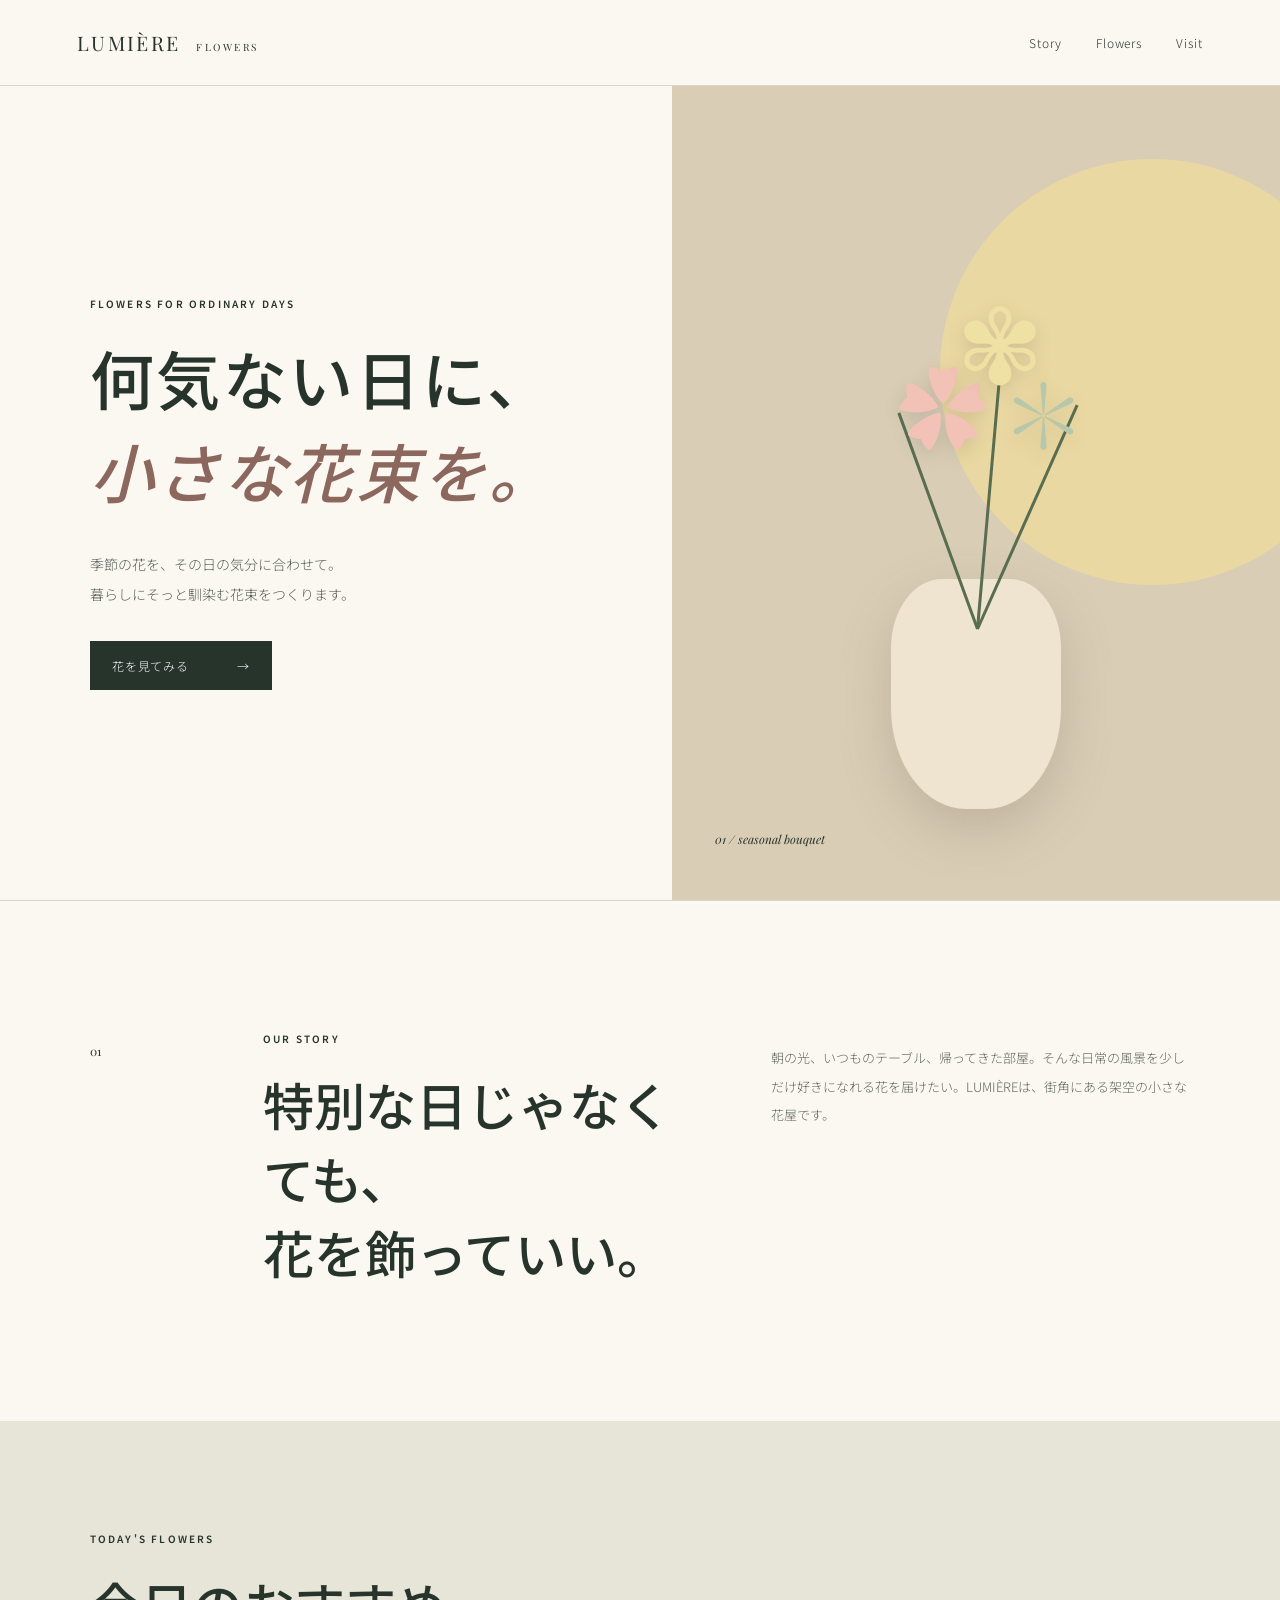
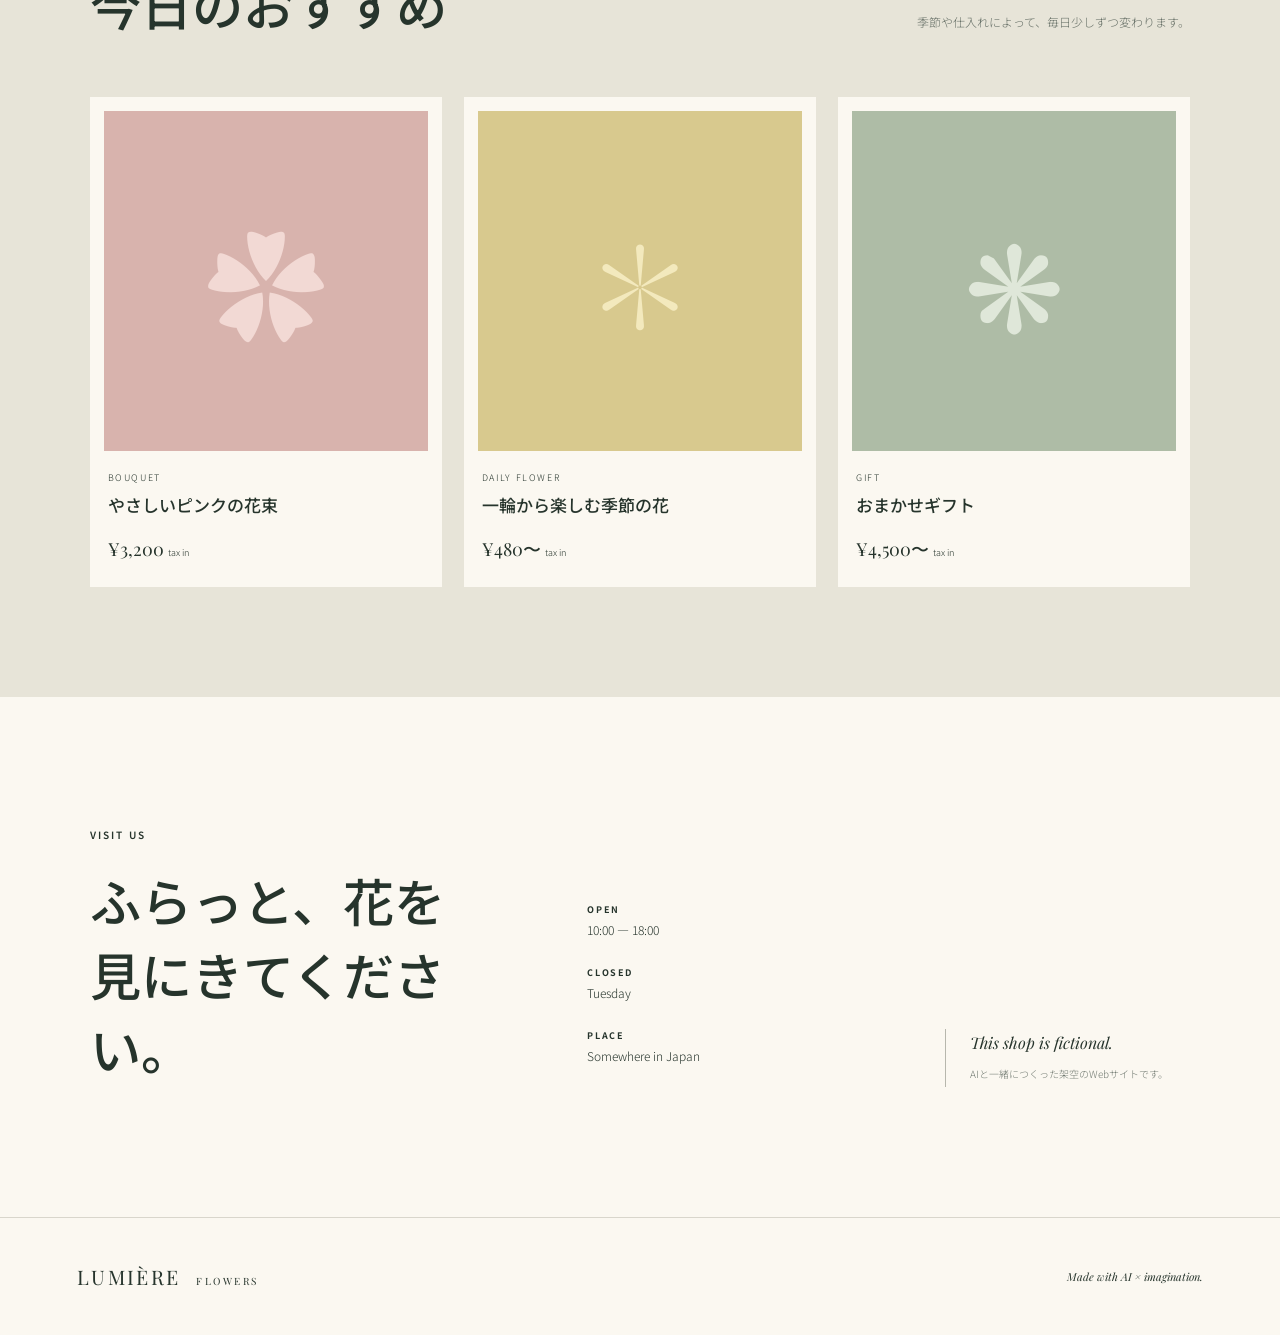
<file: index.html>
<!doctype html>
<html lang="ja">
<head>
  <meta charset="utf-8">
  <meta name="viewport" content="width=device-width,initial-scale=1">
  <meta name="description" content="AIと一緒につくった、架空の小さな花屋 LUMIÈRE FLOWERS のWebサイト。">
  <title>LUMIÈRE FLOWERS | 小さな花屋</title>
  <link rel="preconnect" href="https://fonts.googleapis.com">
  <link rel="preconnect" href="https://fonts.gstatic.com" crossorigin>
  <link href="https://fonts.googleapis.com/css2?family=Noto+Sans+JP:wght@300;400;500;600&family=Playfair+Display:ital,wght@0,500;1,500&display=swap" rel="stylesheet">
  <link rel="stylesheet" href="styles.css">
</head>
<body>
  <header class="site-header">
    <a class="brand" href="#top">LUMIÈRE <span>FLOWERS</span></a>
    <nav aria-label="メインナビゲーション">
      <a href="#story">Story</a><a href="#flowers">Flowers</a><a href="#visit">Visit</a>
    </nav>
  </header>

  <main id="top">
    <section class="hero">
      <div class="hero-copy">
        <p class="eyebrow">flowers for ordinary days</p>
        <h1>何気ない日に、<br><em>小さな花束を。</em></h1>
        <p class="lead">季節の花を、その日の気分に合わせて。<br>暮らしにそっと馴染む花束をつくります。</p>
        <a class="button" href="#flowers">花を見てみる <span>→</span></a>
      </div>
      <div class="hero-art" aria-hidden="true">
        <div class="sun"></div>
        <div class="vase"><span class="stem s1"></span><span class="stem s2"></span><span class="stem s3"></span><span class="flower f1">✿</span><span class="flower f2">✾</span><span class="flower f3">✽</span></div>
        <p>01 / seasonal bouquet</p>
      </div>
    </section>

    <section class="story" id="story">
      <p class="section-no">01</p>
      <div><p class="eyebrow">our story</p><h2>特別な日じゃなくても、<br>花を飾っていい。</h2></div>
      <p class="body-copy">朝の光、いつものテーブル、帰ってきた部屋。そんな日常の風景を少しだけ好きになれる花を届けたい。LUMIÈREは、街角にある架空の小さな花屋です。</p>
    </section>

    <section class="flowers" id="flowers">
      <div class="section-heading"><div><p class="eyebrow">today's flowers</p><h2>今日のおすすめ</h2></div><p>季節や仕入れによって、毎日少しずつ変わります。</p></div>
      <div class="cards">
        <article class="card"><div class="card-art pink">✿</div><p class="tag">BOUQUET</p><h3>やさしいピンクの花束</h3><p>¥3,200 <small>tax in</small></p></article>
        <article class="card"><div class="card-art yellow">✽</div><p class="tag">DAILY FLOWER</p><h3>一輪から楽しむ季節の花</h3><p>¥480〜 <small>tax in</small></p></article>
        <article class="card"><div class="card-art green">❋</div><p class="tag">GIFT</p><h3>おまかせギフト</h3><p>¥4,500〜 <small>tax in</small></p></article>
      </div>
    </section>

    <section class="visit" id="visit">
      <div><p class="eyebrow">visit us</p><h2>ふらっと、花を<br>見にきてください。</h2></div>
      <div class="visit-info"><p><strong>OPEN</strong><br>10:00 — 18:00</p><p><strong>CLOSED</strong><br>Tuesday</p><p><strong>PLACE</strong><br>Somewhere in Japan</p></div>
      <div class="note">This shop is fictional.<br><span>AIと一緒につくった架空のWebサイトです。</span></div>
    </section>
  </main>

  <footer><a class="brand" href="#top">LUMIÈRE <span>FLOWERS</span></a><p>Made with AI × imagination.</p></footer>
</body>
</html>
</file>
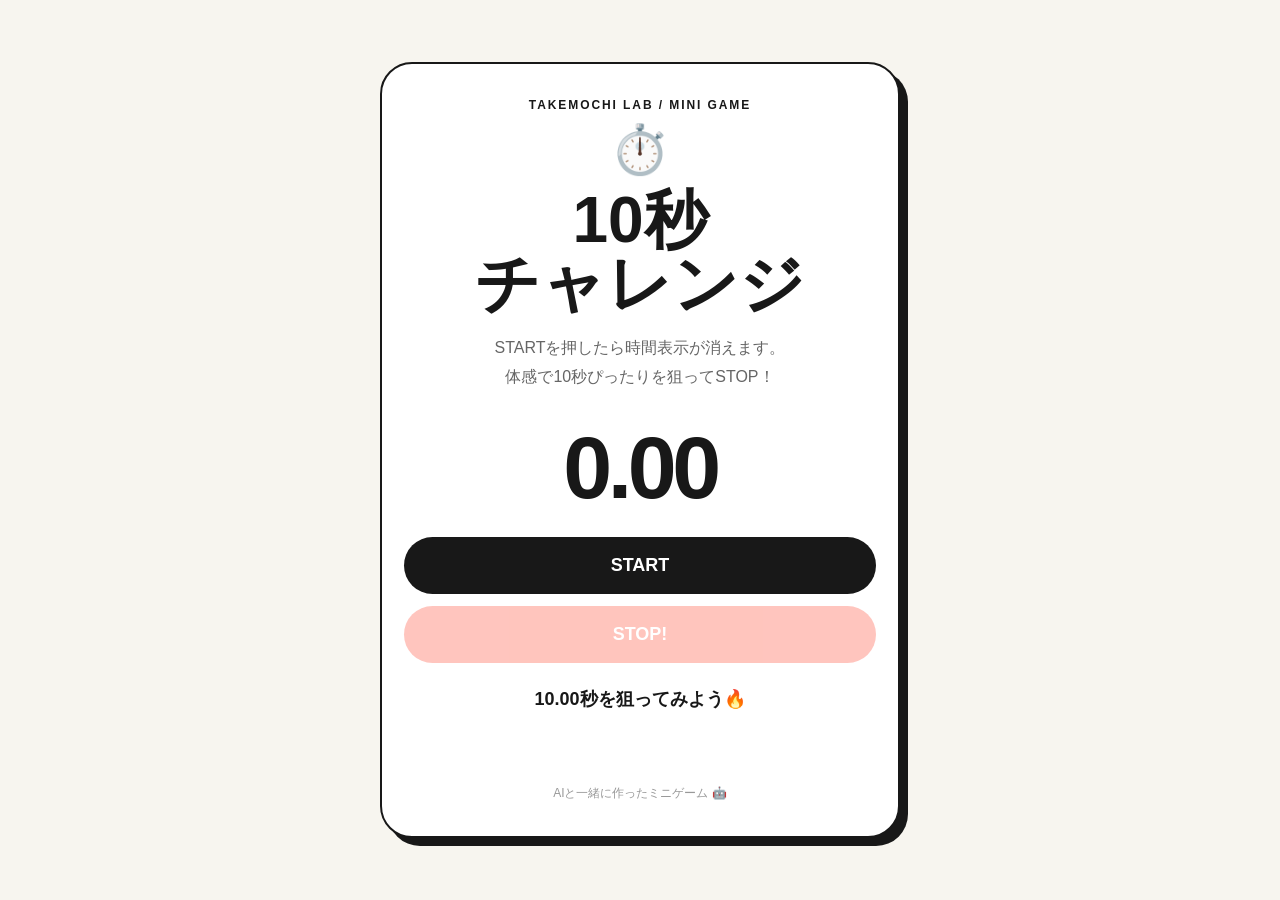
<file: 10sec/index.html>
<!doctype html>
<html lang="ja">
<head>
<meta charset="utf-8">
<meta name="viewport" content="width=device-width,initial-scale=1,viewport-fit=cover">
<title>10秒チャレンジ | TAKEMOCHI LAB</title>
<style>
*{box-sizing:border-box}body{margin:0;min-height:100svh;display:grid;place-items:center;background:#f7f5ef;color:#181818;font-family:-apple-system,BlinkMacSystemFont,"Segoe UI","Hiragino Sans","Yu Gothic",sans-serif;padding:24px}.game{width:min(520px,100%);text-align:center;background:#fff;border:2px solid #181818;border-radius:32px;padding:34px 22px;box-shadow:8px 8px 0 #181818}.tag{font-size:12px;font-weight:800;letter-spacing:.16em}.emoji{font-size:48px;margin:10px 0}h1{font-size:clamp(38px,11vw,64px);line-height:1;margin:0}.desc{line-height:1.8;color:#666;margin:18px 0 26px}.timer{font-variant-numeric:tabular-nums;font-size:clamp(52px,16vw,88px);font-weight:900;letter-spacing:-.05em;margin:18px 0}.hidden-time{color:#aaa}.buttons{display:grid;gap:12px}.btn{border:0;border-radius:999px;padding:18px 22px;font-size:18px;font-weight:900;cursor:pointer;background:#181818;color:#fff}.btn.stop{background:#ff5b45}.btn:disabled{opacity:.35}.result{min-height:82px;margin-top:22px;font-size:18px;font-weight:700;line-height:1.6}.score{font-size:30px;font-weight:900}.perfect{font-size:34px}.note{font-size:12px;color:#999;margin-top:18px}a{color:inherit}
</style>
</head>
<body>
<main class="game">
<div class="tag">TAKEMOCHI LAB / MINI GAME</div>
<div class="emoji">⏱️</div>
<h1>10秒<br>チャレンジ</h1>
<p class="desc">STARTを押したら時間表示が消えます。<br>体感で10秒ぴったりを狙ってSTOP！</p>
<div id="timer" class="timer">0.00</div>
<div class="buttons">
<button id="start" class="btn">START</button>
<button id="stop" class="btn stop" disabled>STOP!</button>
</div>
<div id="result" class="result">10.00秒を狙ってみよう🔥</div>
<div class="note">AIと一緒に作ったミニゲーム 🤖</div>
</main>
<script>
const timer=document.getElementById('timer'),startBtn=document.getElementById('start'),stopBtn=document.getElementById('stop'),result=document.getElementById('result');let startAt=0,raf=null,running=false;
function tick(){if(!running)return;const t=(performance.now()-startAt)/1000;timer.textContent=t.toFixed(2);raf=requestAnimationFrame(tick)}
startBtn.onclick=()=>{running=true;startAt=performance.now();result.textContent='時間は見えないよ…感覚だけで勝負！';timer.textContent='0.00';timer.classList.add('hidden-time');timer.style.visibility='hidden';startBtn.disabled=true;stopBtn.disabled=false;raf=requestAnimationFrame(tick)};
stopBtn.onclick=()=>{if(!running)return;running=false;cancelAnimationFrame(raf);const t=(performance.now()-startAt)/1000,d=Math.abs(t-10);timer.style.visibility='visible';timer.classList.remove('hidden-time');timer.textContent=t.toFixed(2);let msg='';if(d<.01)msg='<span class="perfect">🎯 PERFECT!!</span><br>10秒ジャスト！';else if(d<.1)msg='🔥 惜しい！ほぼ10秒！';else if(d<.3)msg='👏 かなりいい感覚！';else if(d<1)msg='😆 あとちょっと！';else msg='😂 もう一回いこう！';result.innerHTML='<span class="score">'+t.toFixed(2)+'秒</span><br>'+msg+'<br><small>誤差 '+d.toFixed(2)+'秒</small>';startBtn.textContent='もう一回';startBtn.disabled=false;stopBtn.disabled=true};
</script>
</body>
</html>
</file>
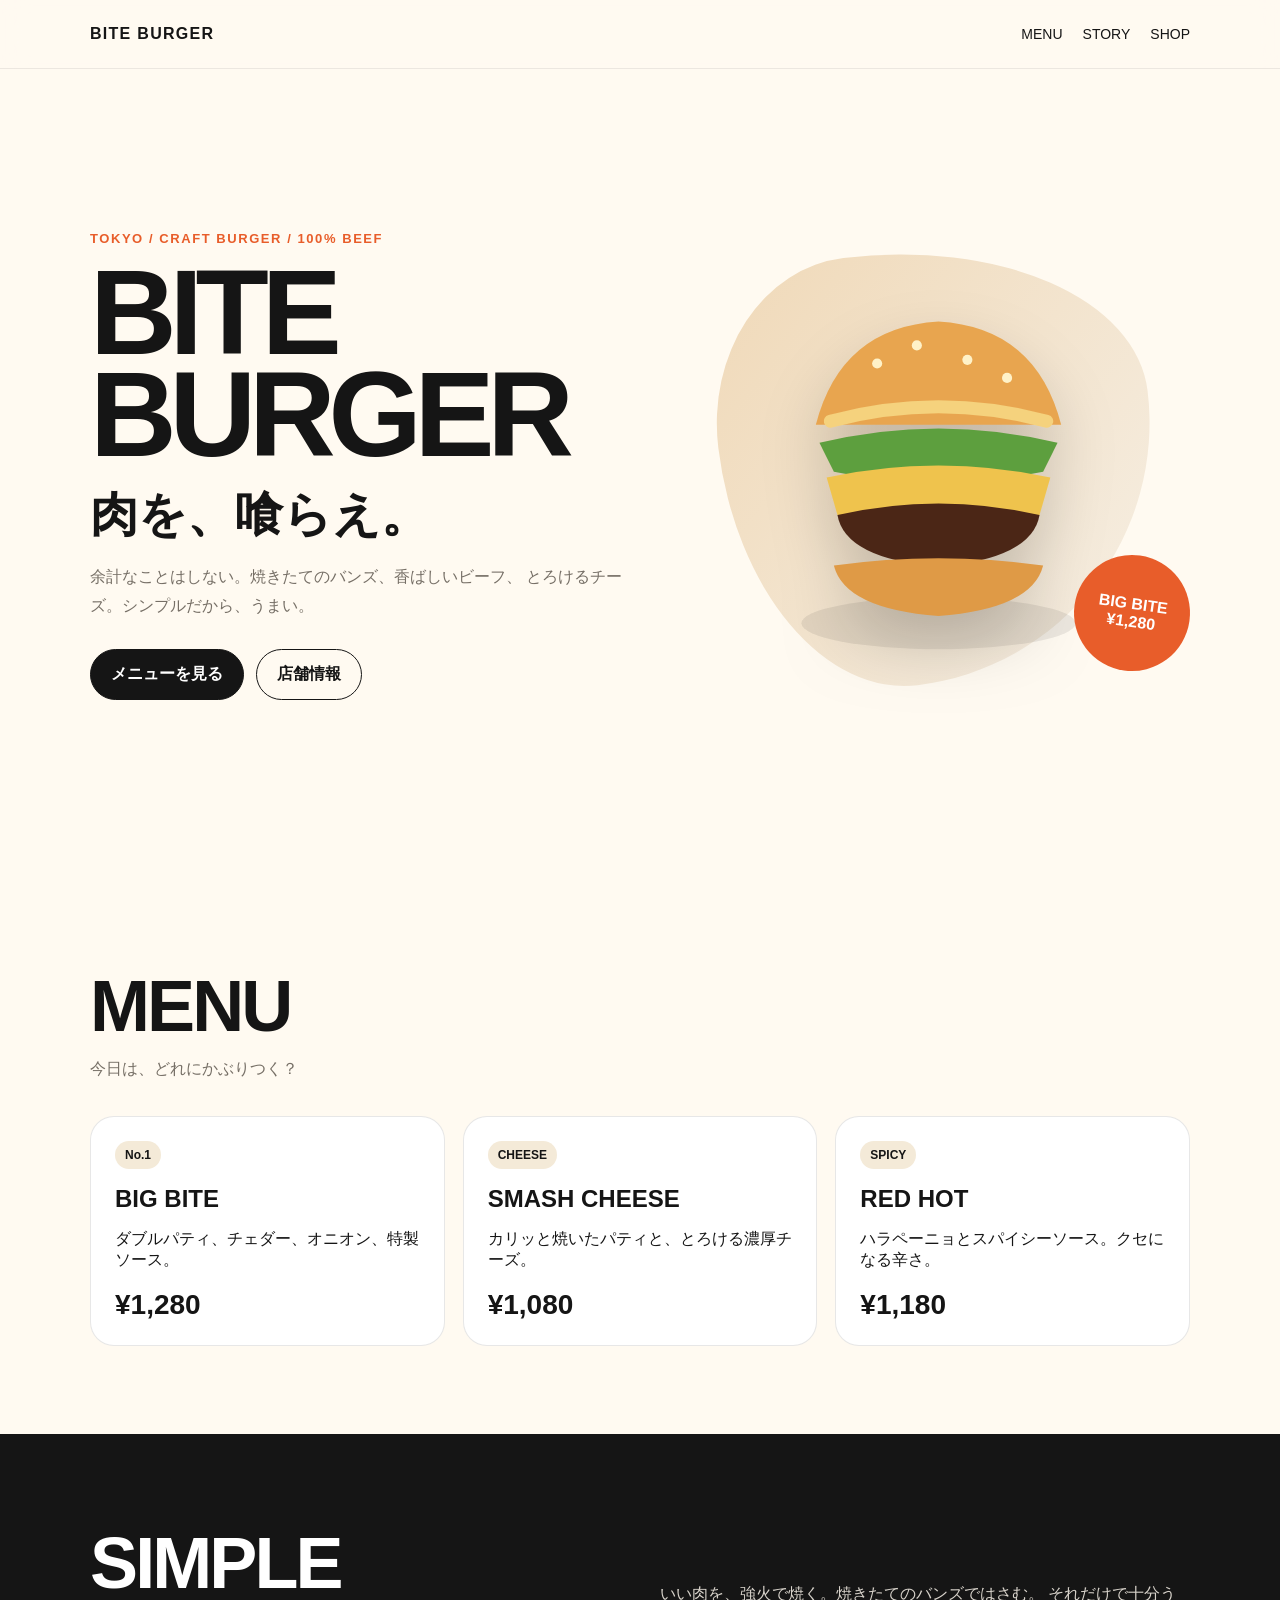
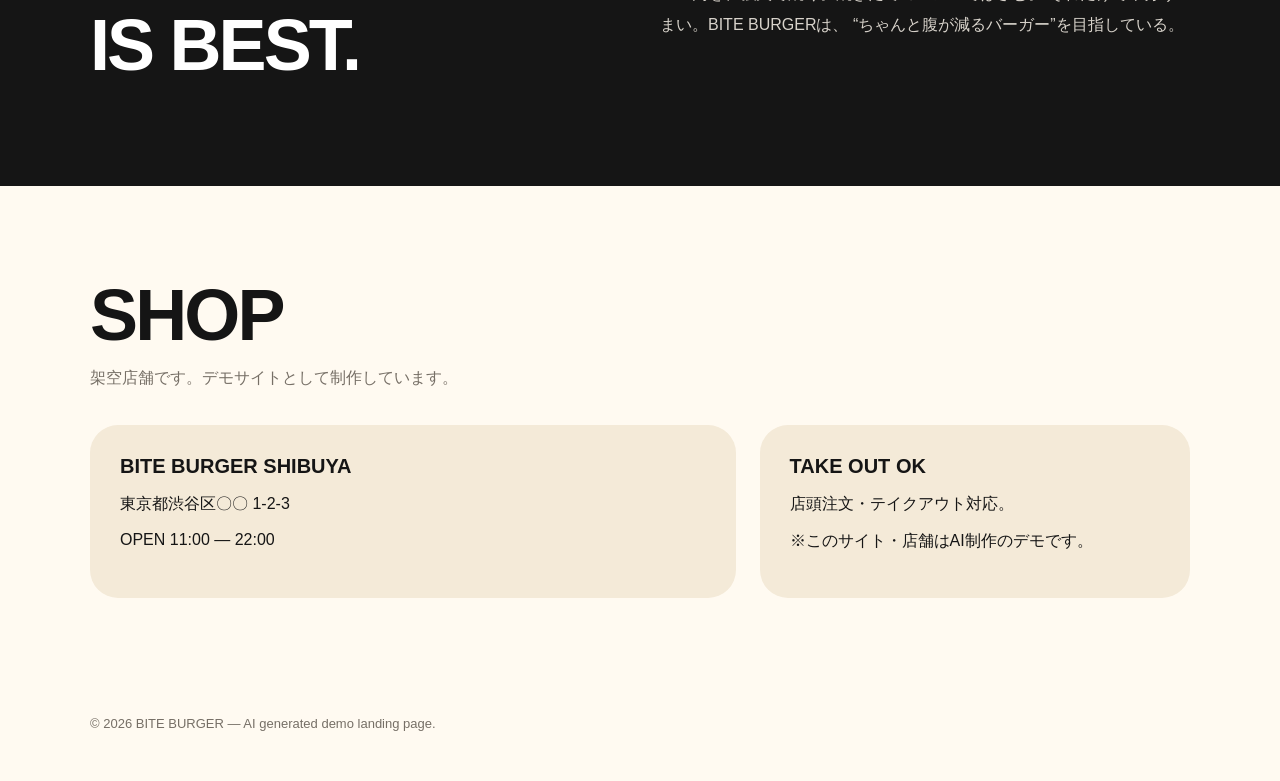
<file: burger/index.html>
<!doctype html>
<html lang="ja">
<head>
<meta charset="utf-8">
<meta name="viewport" content="width=device-width, initial-scale=1">
<title>BITE BURGER</title>
<style>
:root{
  --ink:#151515;
  --cream:#f4ead8;
  --paper:#fffaf1;
  --accent:#e85d2a;
  --muted:#766f66;
}
*{box-sizing:border-box}
html{scroll-behavior:smooth}
body{
  margin:0;
  font-family:-apple-system,BlinkMacSystemFont,"Segoe UI","Hiragino Sans","Yu Gothic",sans-serif;
  background:var(--paper);
  color:var(--ink);
}
a{color:inherit;text-decoration:none}
.wrap{width:min(1100px,92vw);margin:auto}
nav{
  position:sticky;top:0;z-index:10;
  backdrop-filter:blur(14px);
  background:rgba(255,250,241,.86);
  border-bottom:1px solid rgba(21,21,21,.08);
}
.nav-inner{
  height:68px;display:flex;align-items:center;justify-content:space-between
}
.logo{font-weight:900;letter-spacing:.08em}
.nav-links{display:flex;gap:20px;font-size:14px}
.hero{
  min-height:88vh;
  display:grid;place-items:center;
  overflow:hidden;
}
.hero-grid{
  display:grid;
  grid-template-columns:1.05fr .95fr;
  gap:40px;
  align-items:center;
  padding:56px 0 72px;
}
.kicker{
  display:inline-flex;
  gap:8px;
  align-items:center;
  font-size:13px;
  font-weight:700;
  letter-spacing:.12em;
  text-transform:uppercase;
  color:var(--accent);
}
h1{
  margin:14px 0 18px;
  font-size:clamp(56px,10vw,120px);
  line-height:.85;
  letter-spacing:-.06em;
}
.jp-copy{
  font-size:clamp(28px,4vw,48px);
  font-weight:900;
  margin:8px 0 16px;
}
.lead{
  color:var(--muted);
  font-size:16px;
  line-height:1.8;
  max-width:560px;
}
.cta-row{display:flex;gap:12px;margin-top:28px;flex-wrap:wrap}
.btn{
  padding:14px 20px;border-radius:999px;font-weight:800;
  border:1px solid var(--ink);display:inline-block
}
.btn.primary{background:var(--ink);color:white}
.visual{
  position:relative;
  aspect-ratio:1/1;
  display:grid;place-items:center;
}
.blob{
  position:absolute;inset:7%;
  border-radius:34% 66% 61% 39% / 40% 39% 61% 60%;
  background:linear-gradient(135deg,#f0d9b8,#f6efe4);
  transform:rotate(-7deg);
}
.burger-svg{
  position:relative;
  width:86%;
  filter:drop-shadow(0 28px 30px rgba(0,0,0,.18));
}
.badge{
  position:absolute;right:0;bottom:9%;
  background:var(--accent);color:white;
  width:116px;height:116px;border-radius:50%;
  display:grid;place-items:center;text-align:center;
  font-weight:900;transform:rotate(8deg)
}
section{padding:88px 0}
.section-title{
  font-size:clamp(36px,6vw,72px);
  margin:0 0 12px;
  letter-spacing:-.04em;
}
.section-sub{color:var(--muted);margin-bottom:36px}
.menu{
  display:grid;grid-template-columns:repeat(3,1fr);gap:18px
}
.card{
  border:1px solid rgba(21,21,21,.1);
  border-radius:24px;
  padding:24px;
  background:#fff;
}
.card h3{font-size:24px;margin:0 0 8px}
.price{font-size:28px;font-weight:900;margin-top:18px}
.pill{
  display:inline-block;background:var(--cream);padding:7px 10px;border-radius:999px;
  font-size:12px;font-weight:800;margin-bottom:16px
}
.story{
  background:var(--ink);color:white;
}
.story-grid{
  display:grid;grid-template-columns:1fr 1fr;gap:40px;align-items:center
}
.story p{color:#d8d3cb;line-height:1.9}
.info{
  display:grid;grid-template-columns:1.2fr .8fr;gap:24px
}
.info-card{background:var(--cream);border-radius:28px;padding:30px}
.info-card strong{font-size:20px}
footer{padding:30px 0 50px;color:var(--muted);font-size:13px}
@media(max-width:800px){
  .nav-links{display:none}
  .hero-grid,.story-grid,.info{grid-template-columns:1fr}
  .hero-grid{padding-top:32px}
  .visual{order:-1}
  .menu{grid-template-columns:1fr}
  section{padding:64px 0}
  .badge{width:96px;height:96px;font-size:13px}
}
</style>
</head>
<body>
<nav>
  <div class="wrap nav-inner">
    <div class="logo">BITE BURGER</div>
    <div class="nav-links">
      <a href="#menu">MENU</a>
      <a href="#story">STORY</a>
      <a href="#shop">SHOP</a>
    </div>
  </div>
</nav>

<main>
<section class="hero">
  <div class="wrap hero-grid">
    <div>
      <div class="kicker">TOKYO / CRAFT BURGER / 100% BEEF</div>
      <h1>BITE<br>BURGER</h1>
      <div class="jp-copy">肉を、喰らえ。</div>
      <p class="lead">
        余計なことはしない。焼きたてのバンズ、香ばしいビーフ、
        とろけるチーズ。シンプルだから、うまい。
      </p>
      <div class="cta-row">
        <a class="btn primary" href="#menu">メニューを見る</a>
        <a class="btn" href="#shop">店舗情報</a>
      </div>
    </div>

    <div class="visual">
      <div class="blob"></div>
      <svg class="burger-svg" viewBox="0 0 600 600" aria-label="burger illustration">
        <ellipse cx="300" cy="520" rx="190" ry="36" fill="#000" opacity=".08"/>
        <path d="M130 245 Q165 110 300 102 Q435 110 470 245Z" fill="#e8a54f"/>
        <path d="M150 240 Q300 200 450 240" stroke="#f5d27d" stroke-width="18" fill="none" stroke-linecap="round"/>
        <circle cx="215" cy="160" r="7" fill="#fff2c8"/>
        <circle cx="270" cy="135" r="7" fill="#fff2c8"/>
        <circle cx="340" cy="155" r="7" fill="#fff2c8"/>
        <circle cx="395" cy="180" r="7" fill="#fff2c8"/>
        <path d="M135 270 Q300 230 465 270 L445 310 Q300 340 155 310Z" fill="#5d9f3e"/>
        <path d="M145 318 Q300 285 455 318 L440 370 Q300 392 160 370Z" fill="#efc34d"/>
        <path d="M160 370 Q300 338 440 370 Q430 430 300 442 Q170 430 160 370Z" fill="#4b2616"/>
        <path d="M155 440 Q300 420 445 440 Q430 500 300 510 Q170 500 155 440Z" fill="#df9a46"/>
      </svg>
      <div class="badge">BIG BITE<br>¥1,280</div>
    </div>
  </div>
</section>

<section id="menu">
  <div class="wrap">
    <h2 class="section-title">MENU</h2>
    <div class="section-sub">今日は、どれにかぶりつく？</div>
    <div class="menu">
      <article class="card">
        <span class="pill">No.1</span>
        <h3>BIG BITE</h3>
        <p>ダブルパティ、チェダー、オニオン、特製ソース。</p>
        <div class="price">¥1,280</div>
      </article>
      <article class="card">
        <span class="pill">CHEESE</span>
        <h3>SMASH CHEESE</h3>
        <p>カリッと焼いたパティと、とろける濃厚チーズ。</p>
        <div class="price">¥1,080</div>
      </article>
      <article class="card">
        <span class="pill">SPICY</span>
        <h3>RED HOT</h3>
        <p>ハラペーニョとスパイシーソース。クセになる辛さ。</p>
        <div class="price">¥1,180</div>
      </article>
    </div>
  </div>
</section>

<section id="story" class="story">
  <div class="wrap story-grid">
    <div>
      <h2 class="section-title">SIMPLE<br>IS BEST.</h2>
    </div>
    <div>
      <p>
        いい肉を、強火で焼く。焼きたてのバンズではさむ。
        それだけで十分うまい。BITE BURGERは、
        “ちゃんと腹が減るバーガー”を目指している。
      </p>
    </div>
  </div>
</section>

<section id="shop">
  <div class="wrap">
    <h2 class="section-title">SHOP</h2>
    <div class="section-sub">架空店舗です。デモサイトとして制作しています。</div>
    <div class="info">
      <div class="info-card">
        <strong>BITE BURGER SHIBUYA</strong>
        <p>東京都渋谷区〇〇 1-2-3</p>
        <p>OPEN 11:00 — 22:00</p>
      </div>
      <div class="info-card">
        <strong>TAKE OUT OK</strong>
        <p>店頭注文・テイクアウト対応。</p>
        <p>※このサイト・店舗はAI制作のデモです。</p>
      </div>
    </div>
  </div>
</section>
</main>

<footer>
  <div class="wrap">© 2026 BITE BURGER — AI generated demo landing page.</div>
</footer>
</body>
</html>
</file>
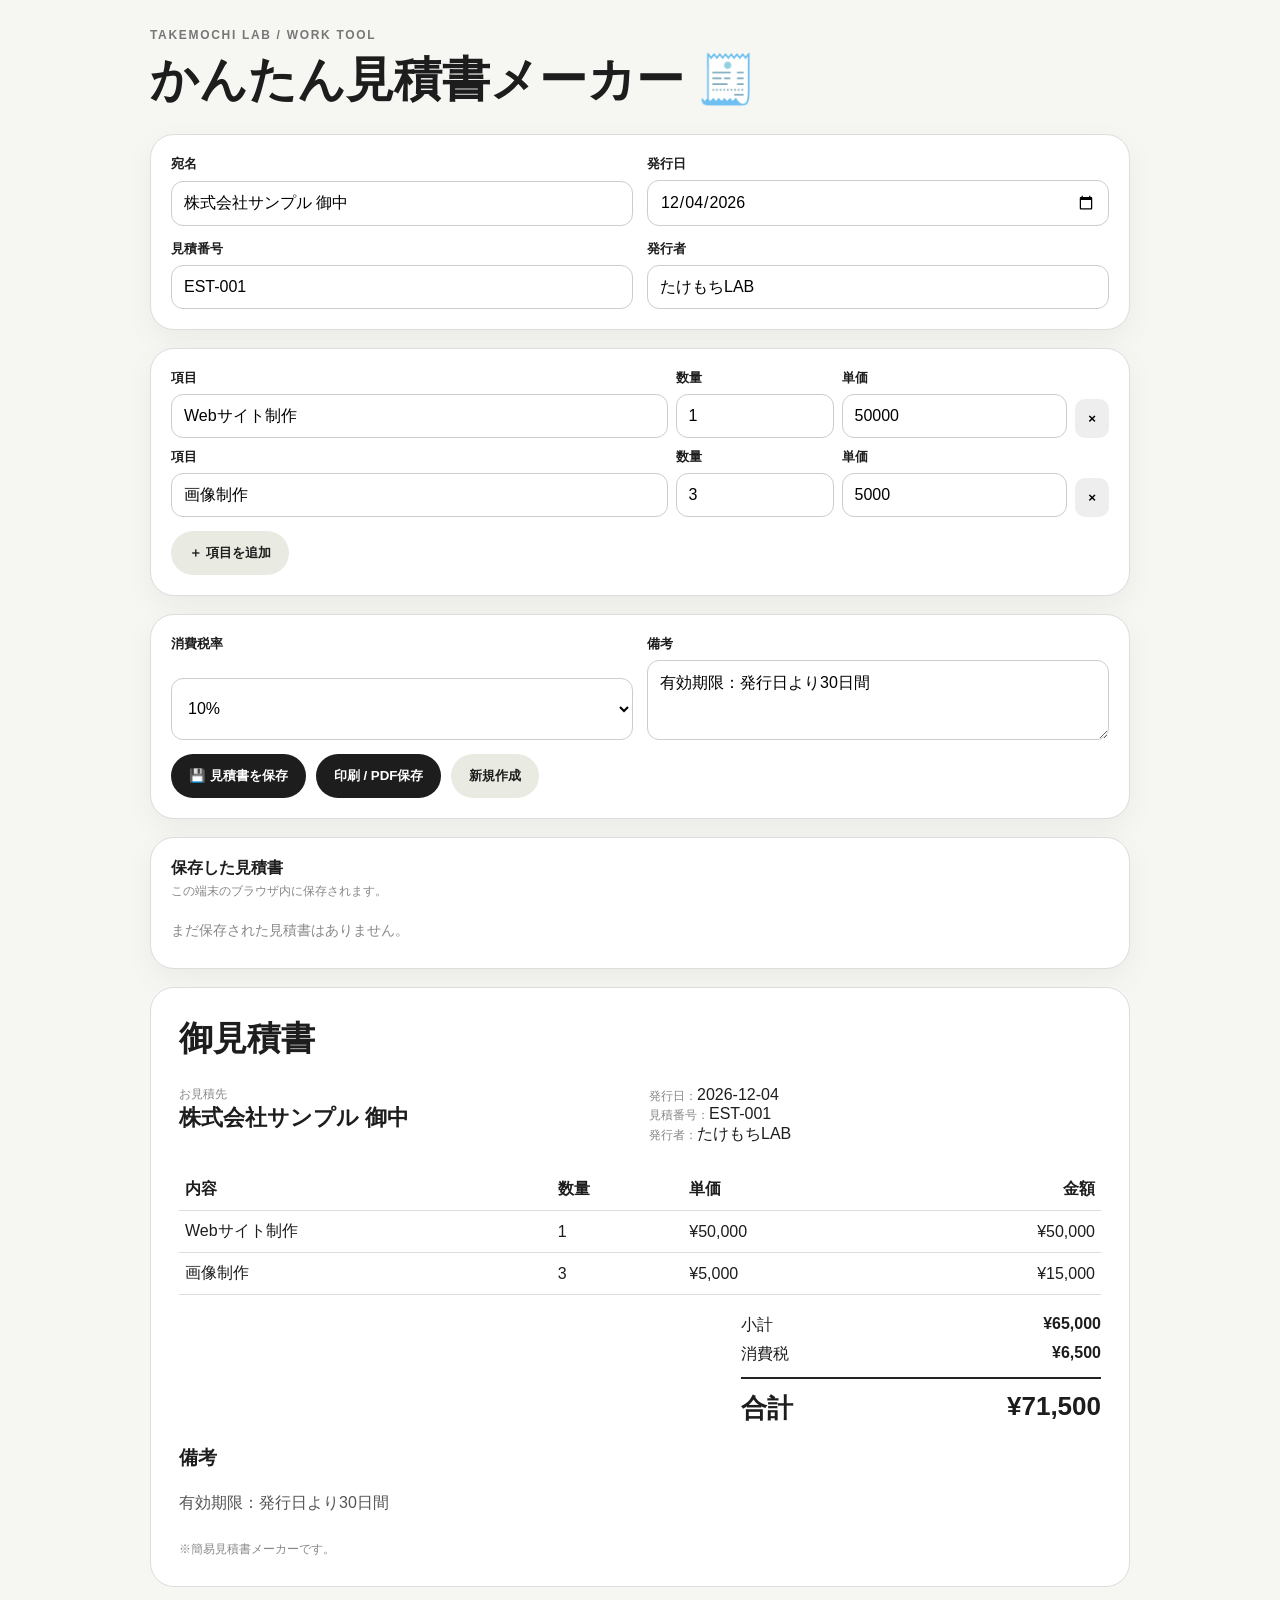
<file: estimate/index.html>
<!doctype html>
<html lang="ja">
<head>
<meta charset="utf-8">
<meta name="viewport" content="width=device-width,initial-scale=1,viewport-fit=cover">
<title>かんたん見積書メーカー | TAKEMOCHI LAB</title>
<style>
*{box-sizing:border-box}body{margin:0;background:#f6f7f2;color:#1d1d1d;font-family:-apple-system,BlinkMacSystemFont,"Segoe UI","Hiragino Sans","Yu Gothic",sans-serif}.wrap{width:min(980px,94vw);margin:auto;padding:28px 0 48px}.head{display:flex;justify-content:space-between;gap:16px;align-items:end;margin-bottom:22px}.tag{font-size:12px;font-weight:800;letter-spacing:.14em;color:#777}h1{margin:6px 0 0;font-size:clamp(30px,7vw,48px)}.card{background:#fff;border:1px solid #ddd;border-radius:24px;padding:20px;margin-bottom:18px;box-shadow:0 10px 30px rgba(0,0,0,.05)}.grid{display:grid;grid-template-columns:1fr 1fr;gap:14px}.field{display:grid;gap:7px}.field label{font-size:13px;font-weight:800}.field input,.field textarea,.field select{width:100%;border:1px solid #ccc;border-radius:12px;padding:12px;font:inherit;background:#fff}.field textarea{min-height:80px;resize:vertical}.items{display:grid;gap:10px}.row{display:grid;grid-template-columns:2.2fr .7fr 1fr auto;gap:8px;align-items:end}.row .field{min-width:0}.remove{border:0;background:#eee;border-radius:10px;padding:12px 13px;font-weight:900;cursor:pointer}.actions{display:flex;gap:10px;flex-wrap:wrap;margin-top:14px}.btn{border:0;border-radius:999px;padding:13px 18px;font-weight:900;cursor:pointer;background:#1d1d1d;color:white}.btn.secondary{background:#e9ebe2;color:#1d1d1d}.btn.danger{background:#fee9e5;color:#b52d1f}.summary{margin-left:auto;width:min(360px,100%);display:grid;gap:8px}.sumrow{display:flex;justify-content:space-between;gap:16px}.sumrow.total{font-size:26px;font-weight:900;border-top:2px solid #222;padding-top:12px;margin-top:4px}.preview{background:white;border:1px solid #ddd;border-radius:24px;padding:28px}.preview h2{font-size:34px;margin:0 0 24px}.meta{display:grid;grid-template-columns:1fr 1fr;gap:18px;margin-bottom:24px}.to{font-size:22px;font-weight:900}.preview table{width:100%;border-collapse:collapse;margin:20px 0}.preview th,.preview td{border-bottom:1px solid #ddd;padding:10px 6px;text-align:left}.preview th:last-child,.preview td:last-child{text-align:right}.note{white-space:pre-wrap;line-height:1.7;color:#555}.small{font-size:12px;color:#888}.hide-print{display:block}.saved-list{display:grid;gap:10px;margin-top:14px}.saved-item{display:flex;justify-content:space-between;gap:12px;align-items:center;border:1px solid #e2e2e2;border-radius:14px;padding:12px}.saved-info{min-width:0}.saved-title{font-weight:900;white-space:nowrap;overflow:hidden;text-overflow:ellipsis}.saved-meta{font-size:12px;color:#888;margin-top:3px}.saved-actions{display:flex;gap:6px;flex-shrink:0}.mini{border:0;border-radius:999px;padding:9px 12px;font-weight:800;cursor:pointer}.mini.load{background:#1d1d1d;color:white}.mini.delete{background:#eee;color:#555}.empty{color:#888;font-size:14px;padding:8px 0}.toast{position:fixed;left:50%;bottom:24px;transform:translateX(-50%) translateY(30px);background:#1d1d1d;color:#fff;padding:12px 18px;border-radius:999px;font-weight:800;opacity:0;pointer-events:none;transition:.25s;z-index:20}.toast.show{opacity:1;transform:translateX(-50%) translateY(0)}@media(max-width:700px){.grid,.meta{grid-template-columns:1fr}.row{grid-template-columns:1fr 80px 110px auto}.preview{padding:20px}.preview h2{font-size:28px}}@media(max-width:520px){.row{grid-template-columns:1fr 1fr}.row .field:first-child{grid-column:1/-1}.remove{height:44px}.saved-item{align-items:flex-start;flex-direction:column}.saved-actions{width:100%}.saved-actions .mini{flex:1}}@media print{body{background:white}.hide-print,.card,.toast{display:none!important}.wrap{width:100%;padding:0}.preview{border:0;box-shadow:none;border-radius:0;padding:0}.small{display:none}}
</style>
</head>
<body>
<main class="wrap">
<div class="head hide-print"><div><div class="tag">TAKEMOCHI LAB / WORK TOOL</div><h1>かんたん見積書メーカー 🧾</h1></div></div>
<section class="card hide-print">
<div class="grid">
<div class="field"><label>宛名</label><input id="client" value="株式会社サンプル 御中"></div>
<div class="field"><label>発行日</label><input id="date" type="date"></div>
<div class="field"><label>見積番号</label><input id="number" value="EST-001"></div>
<div class="field"><label>発行者</label><input id="issuer" value="たけもちLAB"></div>
</div>
</section>
<section class="card hide-print">
<div class="items" id="items"></div>
<div class="actions"><button class="btn secondary" id="add">＋ 項目を追加</button></div>
</section>
<section class="card hide-print">
<div class="grid">
<div class="field"><label>消費税率</label><select id="tax"><option value="10">10%</option><option value="8">8%</option><option value="0">0%</option></select></div>
<div class="field"><label>備考</label><textarea id="memo">有効期限：発行日より30日間</textarea></div>
</div>
<div class="actions"><button class="btn" id="save">💾 見積書を保存</button><button class="btn" id="print">印刷 / PDF保存</button><button class="btn secondary" id="reset">新規作成</button></div>
</section>
<section class="card hide-print">
<div style="font-weight:900">保存した見積書</div>
<div class="small" style="margin-top:4px">この端末のブラウザ内に保存されます。</div>
<div id="savedList" class="saved-list"></div>
</section>
<section class="preview" id="preview">
<h2>御見積書</h2>
<div class="meta"><div><div class="small">お見積先</div><div class="to" id="pClient"></div></div><div><div><span class="small">発行日：</span><span id="pDate"></span></div><div><span class="small">見積番号：</span><span id="pNumber"></span></div><div><span class="small">発行者：</span><span id="pIssuer"></span></div></div></div>
<table><thead><tr><th>内容</th><th>数量</th><th>単価</th><th>金額</th></tr></thead><tbody id="pItems"></tbody></table>
<div class="summary"><div class="sumrow"><span>小計</span><strong id="subtotal"></strong></div><div class="sumrow"><span>消費税</span><strong id="taxAmount"></strong></div><div class="sumrow total"><span>合計</span><span id="total"></span></div></div>
<h3>備考</h3><div class="note" id="pMemo"></div>
<div class="small" style="margin-top:24px">※簡易見積書メーカーです。</div>
</section>
</main>
<div id="toast" class="toast">保存しました</div>
<script>
const itemsEl=document.getElementById('items'),yen=n=>'¥'+Math.round(n).toLocaleString('ja-JP'),STORAGE_KEY='takemochi_estimates_v1';
let editingId=null;
function esc(s=''){return String(s).replace(/[&<>'"]/g,c=>({'&':'&amp;','<':'&lt;','>':'&gt;',"'":'&#39;','"':'&quot;'}[c]))}
function addRow(name='Webサイト制作',qty=1,price=50000){const row=document.createElement('div');row.className='row';row.innerHTML=`<div class="field"><label>項目</label><input class="name" value="${esc(name)}"></div><div class="field"><label>数量</label><input class="qty" type="number" min="0" step="1" value="${qty}"></div><div class="field"><label>単価</label><input class="price" type="number" min="0" step="100" value="${price}"></div><button class="remove" aria-label="削除">×</button>`;itemsEl.appendChild(row);row.querySelectorAll('input').forEach(i=>i.addEventListener('input',render));row.querySelector('.remove').onclick=()=>{row.remove();render()};render()}
function render(){document.getElementById('pClient').textContent=document.getElementById('client').value;document.getElementById('pDate').textContent=document.getElementById('date').value||'-';document.getElementById('pNumber').textContent=document.getElementById('number').value;document.getElementById('pIssuer').textContent=document.getElementById('issuer').value;document.getElementById('pMemo').textContent=document.getElementById('memo').value;const tbody=document.getElementById('pItems');tbody.innerHTML='';let sub=0;document.querySelectorAll('.row').forEach(r=>{const n=r.querySelector('.name').value,q=Number(r.querySelector('.qty').value)||0,p=Number(r.querySelector('.price').value)||0,a=q*p;sub+=a;const tr=document.createElement('tr');tr.innerHTML=`<td>${esc(n)}</td><td>${q}</td><td>${yen(p)}</td><td>${yen(a)}</td>`;tbody.appendChild(tr)});const taxRate=Number(document.getElementById('tax').value)||0,t=Math.round(sub*taxRate/100);document.getElementById('subtotal').textContent=yen(sub);document.getElementById('taxAmount').textContent=yen(t);document.getElementById('total').textContent=yen(sub+t)}
function getFormData(){return{id:editingId||('est_'+Date.now()),client:document.getElementById('client').value,date:document.getElementById('date').value,number:document.getElementById('number').value,issuer:document.getElementById('issuer').value,tax:document.getElementById('tax').value,memo:document.getElementById('memo').value,items:[...document.querySelectorAll('.row')].map(r=>({name:r.querySelector('.name').value,qty:Number(r.querySelector('.qty').value)||0,price:Number(r.querySelector('.price').value)||0})),updatedAt:new Date().toISOString()}}
function getSaved(){try{return JSON.parse(localStorage.getItem(STORAGE_KEY)||'[]')}catch{return[]}}
function setSaved(v){localStorage.setItem(STORAGE_KEY,JSON.stringify(v))}
function toast(msg){const el=document.getElementById('toast');el.textContent=msg;el.classList.add('show');setTimeout(()=>el.classList.remove('show'),1800)}
function saveEstimate(){const data=getFormData(),saved=getSaved(),idx=saved.findIndex(x=>x.id===data.id);if(idx>=0)saved[idx]=data;else saved.unshift(data);setSaved(saved);editingId=data.id;renderSaved();toast(idx>=0?'上書き保存しました':'見積書を保存しました')}
function loadEstimate(id){const d=getSaved().find(x=>x.id===id);if(!d)return;editingId=d.id;document.getElementById('client').value=d.client||'';document.getElementById('date').value=d.date||'';document.getElementById('number').value=d.number||'';document.getElementById('issuer').value=d.issuer||'';document.getElementById('tax').value=d.tax??'10';document.getElementById('memo').value=d.memo||'';itemsEl.innerHTML='';(d.items||[]).forEach(x=>addRow(x.name,x.qty,x.price));render();window.scrollTo({top:0,behavior:'smooth'});toast('見積書を読み込みました')}
function deleteEstimate(id){if(!confirm('この見積書を削除しますか？'))return;setSaved(getSaved().filter(x=>x.id!==id));if(editingId===id)editingId=null;renderSaved();toast('削除しました')}
function renderSaved(){const el=document.getElementById('savedList'),saved=getSaved();if(!saved.length){el.innerHTML='<div class="empty">まだ保存された見積書はありません。</div>';return}el.innerHTML=saved.map(x=>`<div class="saved-item"><div class="saved-info"><div class="saved-title">${esc(x.number||'番号なし')} ｜ ${esc(x.client||'宛名なし')}</div><div class="saved-meta">${esc(x.date||'日付なし')} ・ ${new Date(x.updatedAt).toLocaleString('ja-JP')}</div></div><div class="saved-actions"><button class="mini load" data-load="${x.id}">開く</button><button class="mini delete" data-delete="${x.id}">削除</button></div></div>`).join('');el.querySelectorAll('[data-load]').forEach(b=>b.onclick=()=>loadEstimate(b.dataset.load));el.querySelectorAll('[data-delete]').forEach(b=>b.onclick=()=>deleteEstimate(b.dataset.delete))}
function resetForm(){editingId=null;itemsEl.innerHTML='';document.getElementById('client').value='株式会社サンプル 御中';document.getElementById('date').value=new Date().toISOString().slice(0,10);document.getElementById('number').value='EST-001';document.getElementById('issuer').value='たけもちLAB';document.getElementById('memo').value='有効期限：発行日より30日間';document.getElementById('tax').value='10';addRow('Webサイト制作',1,50000);addRow('画像制作',3,5000);render();toast('新しい見積書を作成します')}
['client','date','number','issuer','memo','tax'].forEach(id=>document.getElementById(id).addEventListener('input',render));document.getElementById('add').onclick=()=>addRow('',1,0);document.getElementById('save').onclick=saveEstimate;document.getElementById('print').onclick=()=>window.print();document.getElementById('reset').onclick=resetForm;document.getElementById('date').value=new Date().toISOString().slice(0,10);addRow('Webサイト制作',1,50000);addRow('画像制作',3,5000);render();renderSaved();
</script>
</body>
</html>
</file>
<file: styles.css>
:root{--ink:#26342c;--cream:#f4efe4;--paper:#fbf8f1;--sage:#a9b9a0;--rose:#d9a7a1;--gold:#d7b86b}*{box-sizing:border-box}html{scroll-behavior:smooth}body{margin:0;background:var(--paper);color:var(--ink);font-family:'Noto Sans JP',sans-serif;font-weight:300}.site-header{height:86px;padding:0 6vw;display:flex;align-items:center;justify-content:space-between;border-bottom:1px solid #d9d6cc;position:relative;z-index:10}.brand{font-family:'Playfair Display',serif;letter-spacing:.12em;color:var(--ink);text-decoration:none;font-size:20px}.brand span{font-size:10px;letter-spacing:.25em;margin-left:8px}.site-header nav{display:flex;gap:34px}.site-header nav a{color:var(--ink);text-decoration:none;font-size:12px;letter-spacing:.08em}.hero{min-height:calc(100vh - 86px);display:grid;grid-template-columns:1.05fr .95fr}.hero-copy{padding:12vh 7vw;display:flex;flex-direction:column;align-items:flex-start;justify-content:center}.eyebrow{text-transform:uppercase;letter-spacing:.22em;font-size:10px;font-weight:600;margin:0 0 22px}.hero h1,.story h2,.flowers h2,.visit h2{font-family:'Playfair Display','Noto Sans JP',serif;font-weight:500;line-height:1.45;margin:0}.hero h1{font-size:clamp(42px,5vw,76px);letter-spacing:.04em}.hero h1 em{font-weight:500;color:#8b675e}.lead{line-height:2.1;margin:32px 0;color:#566159;font-size:14px}.button{display:inline-flex;gap:48px;align-items:center;background:var(--ink);color:#fff;text-decoration:none;padding:16px 22px;font-size:12px;letter-spacing:.08em}.hero-art{position:relative;overflow:hidden;background:#d9cdb5;min-height:600px;display:flex;align-items:flex-end;justify-content:center}.sun{position:absolute;width:70%;aspect-ratio:1;border-radius:50%;background:#ead8a2;top:9%;right:-14%}.vase{position:relative;width:170px;height:230px;margin-bottom:15%;border-radius:30% 30% 44% 44%;background:#eee4cf;box-shadow:0 20px 50px #6f695740}.stem{position:absolute;width:3px;background:#596d51;bottom:180px;left:50%;transform-origin:bottom;height:230px}.s1{transform:rotate(-20deg)}.s2{height:270px;transform:rotate(5deg)}.s3{transform:rotate(24deg);height:245px}.flower{position:absolute;font-size:90px;color:#f2c2b7;z-index:2;bottom:340px;left:7px;text-shadow:0 6px 18px #675a4830}.f2{left:65px;bottom:395px;color:#efe0a3;font-size:105px}.f3{left:105px;bottom:330px;color:#b7c7aa;font-size:95px}.hero-art>p{position:absolute;bottom:5%;left:7%;font-family:'Playfair Display';font-style:italic;font-size:12px}.story{padding:130px 7vw;display:grid;grid-template-columns:.2fr 1fr 1fr;gap:7vw;border-top:1px solid #d9d6cc}.section-no{font-family:'Playfair Display';font-size:12px}.story h2,.flowers h2,.visit h2{font-size:clamp(32px,4vw,54px)}.body-copy{line-height:2.2;font-size:13px;color:#5d675f;max-width:460px}.flowers{padding:110px 7vw;background:#e7e4d8}.section-heading{display:flex;align-items:end;justify-content:space-between;margin-bottom:55px}.section-heading>p{font-size:12px;color:#687168}.cards{display:grid;grid-template-columns:repeat(3,1fr);gap:22px}.card{background:var(--paper);padding:14px 14px 25px}.card-art{height:340px;display:grid;place-items:center;font-size:120px}.card-art.pink{background:#d8b3ad;color:#f2d9d4}.card-art.yellow{background:#d8c98e;color:#f3e9bd}.card-art.green{background:#aebca6;color:#dfe7d9}.tag{font-size:9px;letter-spacing:.18em;margin:20px 4px 8px}.card h3{font-family:'Playfair Display','Noto Sans JP';font-weight:500;margin:0 4px 20px;font-size:17px}.card>p:last-child{margin:0 4px;font-family:'Playfair Display';font-size:18px}.card small{font-family:'Noto Sans JP';font-size:9px}.visit{padding:130px 7vw;display:grid;grid-template-columns:1.2fr .8fr .7fr;gap:6vw;align-items:end}.visit-info{font-size:12px;line-height:1.8}.visit-info p{margin:0 0 20px}.visit-info strong{font-size:9px;letter-spacing:.18em}.note{border-left:1px solid #b7b7ad;padding-left:24px;font-family:'Playfair Display';font-style:italic;line-height:1.8}.note span{font-family:'Noto Sans JP';font-style:normal;font-size:10px;color:#707970}footer{padding:40px 6vw;border-top:1px solid #d9d6cc;display:flex;justify-content:space-between;align-items:center}footer p{font-family:'Playfair Display';font-style:italic;font-size:11px}@media(max-width:760px){.site-header nav{display:none}.hero{grid-template-columns:1fr}.hero-copy{padding:80px 7vw}.hero-art{min-height:520px}.story{grid-template-columns:1fr;gap:25px;padding:90px 7vw}.section-no{display:none}.section-heading{display:block}.section-heading>p{margin-top:18px}.cards{grid-template-columns:1fr}.card-art{height:300px}.visit{grid-template-columns:1fr;align-items:start;padding:90px 7vw}.note{margin-top:20px}footer{gap:20px;align-items:flex-start;flex-direction:column}}
</file>
